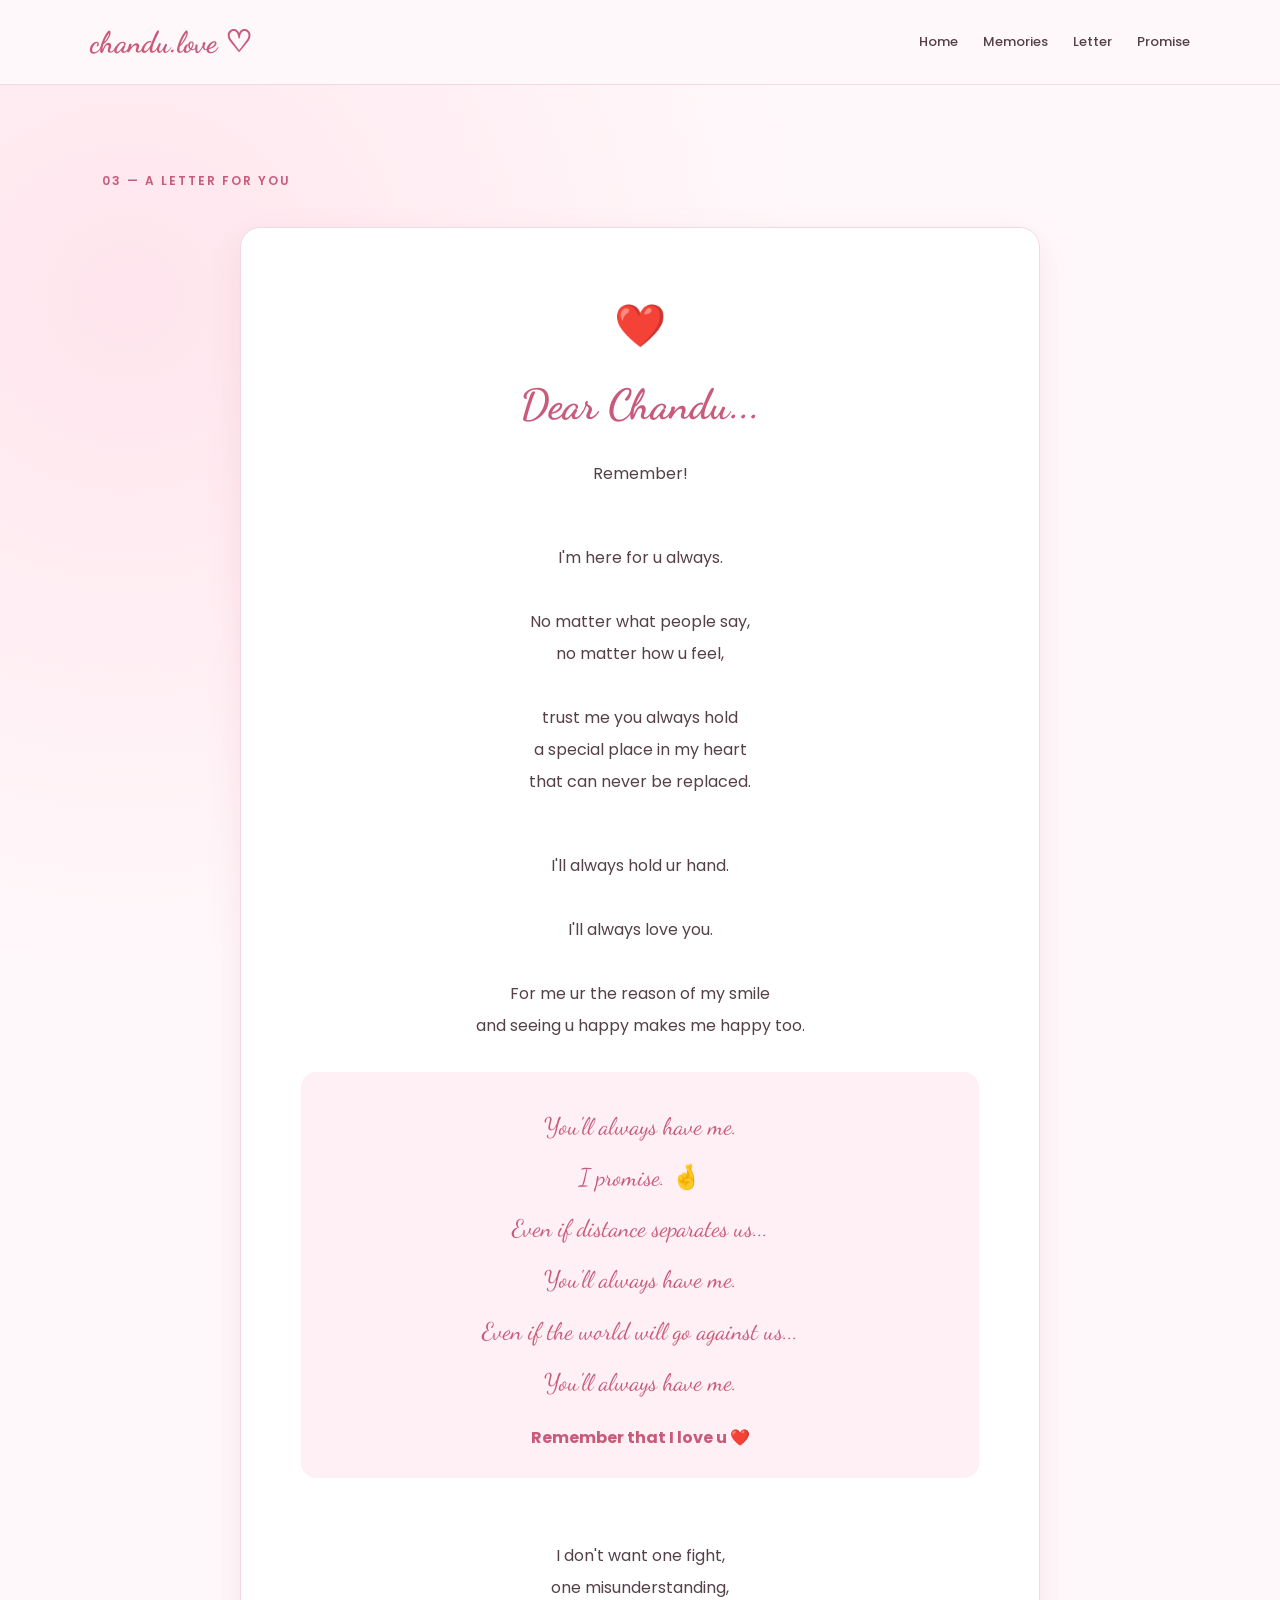
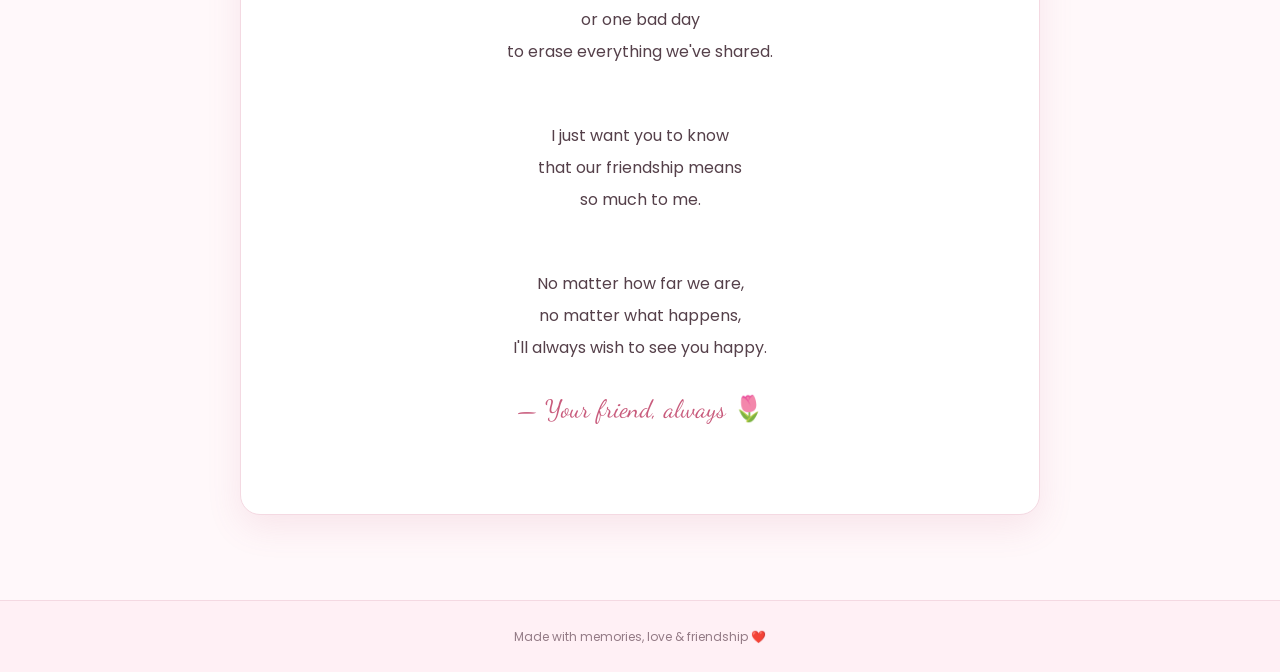
<file: letter.html>
<!DOCTYPE html>
<html lang="en">
<head>
    <meta charset="UTF-8">
    <meta name="viewport" content="width=device-width, initial-scale=1.0">
    <title>A Letter For You 💌</title>

    <link rel="stylesheet" href="style.css">
    <link rel="preconnect" href="https://fonts.googleapis.com">
    <link rel="preconnect" href="https://fonts.gstatic.com" crossorigin>
    <link href="https://fonts.googleapis.com/css2?family=Dancing+Script:wght@400;500;600;700&family=Poppins:wght@300;400;500;600;700&display=swap" rel="stylesheet">
</head>
<body>

    <nav>
        <div class="logo">chandu.love ♡</div>
        <div class="menu">
            <a href="index.html">Home</a>
            <a href="memories.html">Memories</a>
            <a href="letter.html">Letter</a>
            <a href="promise.html">Promise</a>
        </div>
    </nav>

    <section class="letter-section reveal">
        <p class="section-title">03 — A LETTER FOR YOU</p>

        <div class="letter-box">
            <div class="letter-heart">❤️</div>

            <h2>Dear Chandu...</h2>

            <p>Remember!</p>

            <p>
                I'm here for u always.

                No matter what people say,
                no matter how u feel,

                trust me you always hold
                a special place in my heart
                that can never be replaced.
            </p>

            <p>
                I'll always hold ur hand.

                I'll always love you.

                For me ur the reason of my smile
                and seeing u happy makes me happy too.
            </p>

            <div class="promise-text">
                <p>You'll always have me.</p>
                <p>I promise. 🤞</p>
                <p>Even if distance separates us...</p>
                <p>You'll always have me.</p>
                <p>Even if the world will go against us...</p>
                <p>You'll always have me.</p>
                <strong>Remember that I love u ❤️</strong>
            </div>

            <p>
                I don't want one fight,
                one misunderstanding,
                or one bad day
                to erase everything we've shared.
            </p>

            <p>
                I just want you to know
                that our friendship means
                so much to me.
            </p>

            <p>
                No matter how far we are,
                no matter what happens,
                I'll always wish to see you happy.
            </p>

            <p class="signature">— Your friend, always 🌷</p>
        </div>
    </section>

    <footer>Made with memories, love & friendship ❤️</footer>

    <script src="script.js"></script>
</body>
</html>
</file>
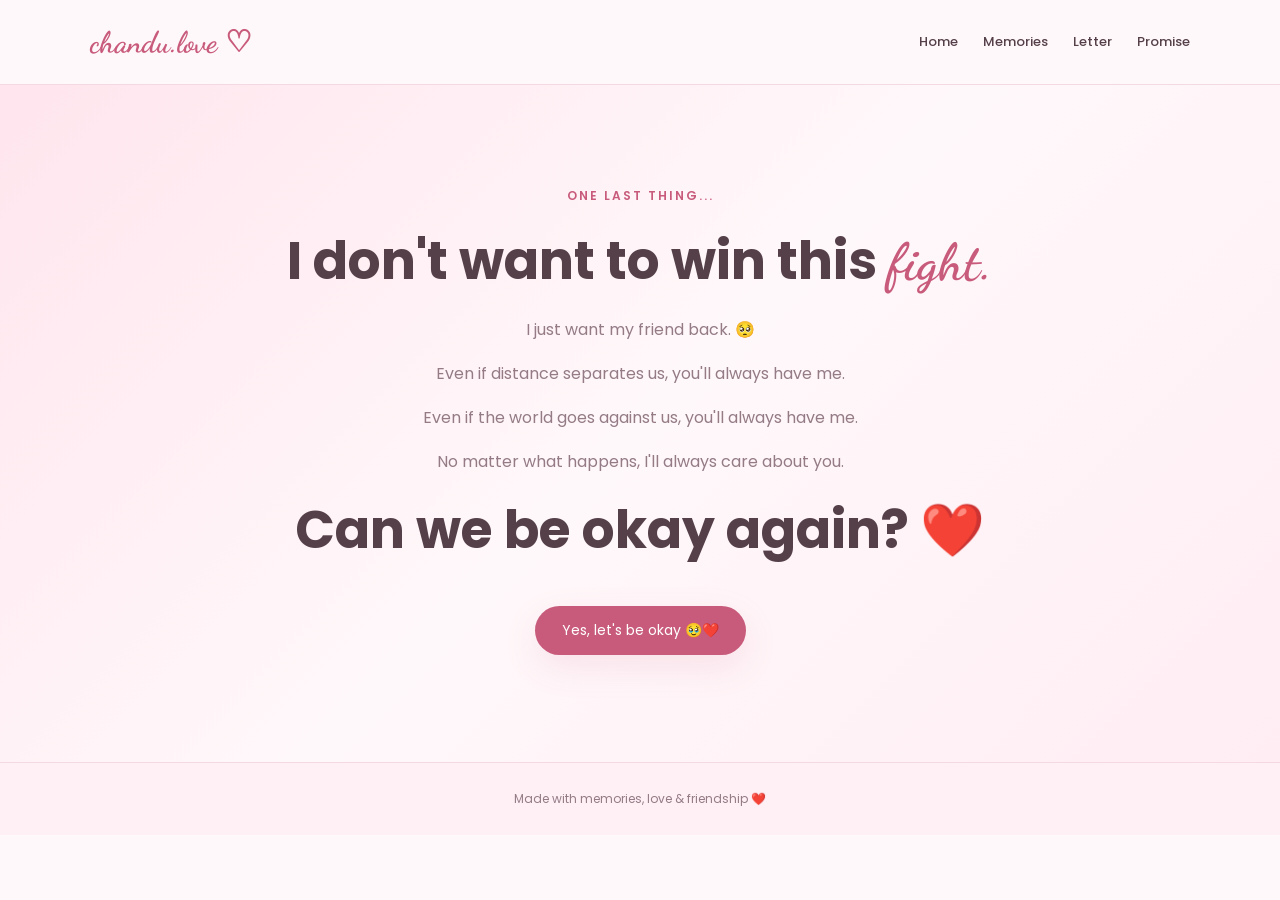
<file: promise.html>
<!DOCTYPE html>
<html lang="en">
<head>
    <meta charset="UTF-8">
    <meta name="viewport" content="width=device-width, initial-scale=1.0">
    <title>My Promise To You 🫶</title>

    <link rel="stylesheet" href="style.css">
    <link rel="preconnect" href="https://fonts.googleapis.com">
    <link rel="preconnect" href="https://fonts.gstatic.com" crossorigin>
    <link href="https://fonts.googleapis.com/css2?family=Dancing+Script:wght@400;500;600;700&family=Poppins:wght@300;400;500;600;700&display=swap" rel="stylesheet">
</head>
<body>

    <nav>
        <div class="logo">chandu.love ♡</div>
        <div class="menu">
            <a href="index.html">Home</a>
            <a href="memories.html">Memories</a>
            <a href="letter.html">Letter</a>
            <a href="promise.html">Promise</a>
        </div>
    </nav>

    <section class="final-section promise-page reveal">
        <div class="final-content">
            <p class="small-title">One last thing...</p>

            <h2>I don't want to win this <span>fight.</span></h2>

            <p>I just want my friend back. 🥺</p>

            <p>
                Even if distance separates us,
                you'll always have me.
            </p>

            <p>
                Even if the world goes against us,
                you'll always have me.
            </p>

            <p>
                No matter what happens,
                I'll always care about you.
            </p>

            <h2>Can we be okay again? ❤️</h2>

            <button onclick="forgive()">
                Yes, let's be okay 🥹❤️
            </button>

            <div id="message"></div>
        </div>
    </section>

    <footer>Made with memories, love & friendship ❤️</footer>

    <script src="script.js"></script>
</body>
</html>
</file>
<file: style.css>
/* ==============================
   CHANDU.LOVE - PINK THEME
============================== */

:root {
    --pink: #e88da8;
    --dark-pink: #c85b7c;
    --light-pink: #fff0f5;
    --blush: #fff8fa;
    --white: #ffffff;
    --text: #55404a;
    --muted: #947b86;
    --border: #f4d9e2;
    --shadow: 0 12px 35px rgba(200, 91, 124, 0.12);
}

* {
    margin: 0;
    padding: 0;
    box-sizing: border-box;
}

html {
    scroll-behavior: smooth;
}

body {
    font-family: 'Poppins', sans-serif;
    background: var(--blush);
    color: var(--text);
    line-height: 1.8;
    overflow-x: hidden;
}

img {
    display: block;
    max-width: 100%;
}

a {
    text-decoration: none;
    color: inherit;
}

h1, h2 {
    line-height: 1.3;
}

h1 span,
h2 span {
    color: var(--dark-pink);
    font-family: 'Dancing Script', cursive;
}

p {
    margin-bottom: 14px;
}

/* NAVIGATION */

nav {
    position: sticky;
    top: 0;
    z-index: 1000;
    width: 100%;
    min-height: 75px;
    padding: 15px 7%;
    display: flex;
    align-items: center;
    justify-content: space-between;
    gap: 20px;
    background: rgba(255, 248, 250, 0.95);
    backdrop-filter: blur(12px);
    border-bottom: 1px solid var(--border);
}

.logo {
    color: var(--dark-pink);
    font-family: 'Dancing Script', cursive;
    font-size: 30px;
    font-weight: 700;
    white-space: nowrap;
}

.menu {
    display: flex;
    align-items: center;
    justify-content: center;
    gap: 25px;
}

.menu a {
    font-size: 13px;
    font-weight: 500;
    transition: 0.3s;
}

.menu a:hover {
    color: var(--dark-pink);
}

/* COMMON ELEMENTS */

section {
    padding: 85px 8%;
}

.section-title,
.small-title {
    color: var(--dark-pink);
    font-size: 12px;
    font-weight: 600;
    letter-spacing: 2px;
    text-transform: uppercase;
    margin-bottom: 20px;
}

section h2 {
    font-size: clamp(30px, 4vw, 45px);
    margin-bottom: 20px;
}

section p {
    color: var(--muted);
}

.main-button {
    display: inline-block;
    margin-top: 18px;
    padding: 13px 25px;
    background: var(--dark-pink);
    color: var(--white);
    border: 1px solid var(--dark-pink);
    border-radius: 30px;
    font-size: 13px;
    font-weight: 500;
    box-shadow: var(--shadow);
    transition: 0.3s;
}

.main-button:hover {
    background: var(--white);
    color: var(--dark-pink);
    transform: translateY(-3px);
}

/* HOME */

.home {
    min-height: 600px;
    display: flex;
    align-items: center;
    justify-content: space-between;
    gap: 60px;
    background:
        radial-gradient(circle at 10% 20%, #ffe4ed 0, transparent 35%),
        var(--blush);
}

.home-content {
    flex: 1;
}

.home-content h1 {
    font-size: clamp(38px, 5vw, 65px);
    margin-bottom: 24px;
}

.home-description {
    max-width: 520px;
    font-size: 15px;
}

.home-image {
    flex: 0 1 440px;
    padding: 12px;
    background: var(--white);
    border: 1px solid var(--border);
    border-radius: 180px 180px 25px 25px;
    box-shadow: var(--shadow);
    transform: rotate(2deg);
}

.home-image img {
    width: 100%;
    height: 400px;
    object-fit: cover;
    border-radius: 170px 170px 18px 18px;
}

.image-caption {
    padding: 14px 8px 5px;
    text-align: center;
    font-family: 'Dancing Script', cursive;
    color: var(--dark-pink);
    font-size: 23px;
}

/* QUICK MEMORY CARDS */

.quick-memories {
    text-align: center;
    background: var(--white);
}

.quick-memories h2 {
    margin-bottom: 40px;
}

.quick-grid {
    display: grid;
    grid-template-columns: repeat(3, minmax(0, 1fr));
    gap: 25px;
    text-align: left;
}

.quick-card {
    padding: 14px;
    border: 1px solid var(--border);
    border-radius: 18px;
    background: var(--blush);
    box-shadow: var(--shadow);
    transition: 0.3s;
}

.quick-card:hover {
    transform: translateY(-7px);
}

.quick-card img {
    width: 100%;
    height: 220px;
    object-fit: cover;
    border-radius: 12px;
    margin-bottom: 18px;
}

.quick-card h3 {
    color: var(--dark-pink);
    font-size: 17px;
    margin-bottom: 8px;
}

.quick-card p {
    font-size: 13px;
}

.text-link {
    display: inline-block;
    margin-top: 28px;
    color: var(--dark-pink);
    font-size: 14px;
    font-weight: 600;
}

/* STORY */

.story {
    max-width: 950px;
    margin: auto;
    text-align: center;
}

.story p:last-child {
    max-width: 700px;
    margin: 0 auto;
}

/* QUOTE */

.quote-section {
    text-align: center;
    background: linear-gradient(135deg, #ffe5ed, #fff3f7);
}

.quote-mark {
    color: var(--pink);
    font-family: 'Dancing Script', cursive;
    font-size: 90px;
    line-height: 1;
}

.quote-section h2 {
    max-width: 850px;
    margin: 0 auto 20px;
    font-family: 'Dancing Script', cursive;
    font-size: clamp(30px, 4vw, 46px);
    font-weight: 600;
}

.quote-section p {
    margin-top: 18px;
}

/* LETTER PREVIEW */

.letter-preview {
    text-align: center;
    background: var(--white);
}

.letter-preview p:not(.section-title) {
    max-width: 620px;
    margin: 0 auto;
}

/* REASONS */

.reasons {
    text-align: center;
}

.reasons-grid {
    display: grid;
    grid-template-columns: repeat(2, minmax(0, 1fr));
    gap: 18px;
    margin-top: 35px;
}

.reason-card {
    padding: 24px 18px;
    background: var(--white);
    border: 1px solid var(--border);
    border-radius: 15px;
    box-shadow: var(--shadow);
    font-size: 14px;
    transition: 0.3s;
}

.reason-card:hover {
    transform: translateY(-4px);
    background: var(--light-pink);
}

/* MEMORIES GALLERY */

.memories {
    min-height: 80vh;
    background:
        radial-gradient(circle at 90% 10%, #ffe5ed 0, transparent 30%),
        var(--blush);
}

.memory-heading {
    margin-bottom: 40px;
}

.memory-heading h2 {
    font-size: clamp(35px, 4vw, 48px);
}

.gallery {
    display: grid;
    grid-template-columns: repeat(2, minmax(0, 1fr));
    gap: 35px;
    align-items: start;
}

.photo-card {
    padding: 13px 13px 18px;
    background: var(--white);
    border: 1px solid var(--border);
    border-radius: 8px;
    box-shadow: var(--shadow);
    transition: transform 0.3s;
}

.photo-card img {
    width: 100%;
    height: 280px;
    object-fit: cover;
    border-radius: 5px;
    background: var(--light-pink);
}

.photo-card p {
    margin: 15px 5px 0;
    color: var(--dark-pink);
    font-family: 'Dancing Script', cursive;
    font-size: 23px;
    text-align: center;
}

.card-one {
    transform: rotate(-2deg);
}

.card-two {
    transform: rotate(2deg);
}

.card-three {
    transform: rotate(1.5deg);
}

.card-four {
    transform: rotate(-1.5deg);
}

.card-one:hover,
.card-two:hover,
.card-three:hover,
.card-four:hover {
    transform: rotate(0) translateY(-5px);
}

/* LETTER PAGE */

.letter-section {
    background:
        radial-gradient(circle at 10% 10%, #ffe5ed 0, transparent 30%),
        var(--blush);
}

.letter-box {
    max-width: 800px;
    margin: 35px auto 0;
    padding: clamp(25px, 5vw, 60px);
    background: var(--white);
    border: 1px solid var(--border);
    border-radius: 20px;
    box-shadow: var(--shadow);
    text-align: center;
}

.letter-heart {
    font-size: 42px;
    margin-bottom: 15px;
    animation: heartbeat 1.7s infinite;
}

.letter-box h2 {
    font-family: 'Dancing Script', cursive;
    font-size: 42px;
    color: var(--dark-pink);
    margin-bottom: 25px;
}

.letter-box > p {
    white-space: pre-line;
    line-height: 2;
    margin: 20px 0;
    color: var(--text);
}

.promise-text {
    margin: 30px 0;
    padding: 25px 15px;
    background: var(--light-pink);
    border-radius: 15px;
}

.promise-text p {
    margin: 8px 0;
    color: var(--dark-pink);
    font-family: 'Dancing Script', cursive;
    font-size: 24px;
}

.promise-text strong {
    display: block;
    margin-top: 20px;
    color: var(--dark-pink);
}

.signature {
    font-family: 'Dancing Script', cursive;
    font-size: 25px;
    color: var(--dark-pink) !important;
}

/* FINAL / PROMISE PAGE */

.final-section {
    min-height: 75vh;
    display: flex;
    align-items: center;
    justify-content: center;
    text-align: center;
    background: linear-gradient(135deg, #ffe5ed, #fff8fa, #ffedf3);
}

.final-content {
    width: 100%;
    max-width: 760px;
}

.final-content h2 {
    font-size: clamp(34px, 5vw, 52px);
    margin: 20px 0;
}

.final-content p {
    margin: 15px 0;
}

.final-content button {
    margin-top: 22px;
    padding: 14px 27px;
    border: none;
    border-radius: 30px;
    background: var(--dark-pink);
    color: var(--white);
    font-family: 'Poppins', sans-serif;
    font-size: 14px;
    cursor: pointer;
    box-shadow: var(--shadow);
    transition: 0.3s;
}

.final-content button:hover {
    transform: translateY(-3px);
    background: #b9486b;
}

#message {
    margin-top: 22px;
    color: var(--dark-pink);
    font-family: 'Dancing Script', cursive;
    font-size: 25px;
}

/* FOOTER */

footer {
    padding: 25px 15px;
    text-align: center;
    background: #fff0f5;
    color: var(--muted);
    border-top: 1px solid var(--border);
    font-size: 12px;
}

/* REVEAL ANIMATION */

.reveal {
    animation: fadeUp 0.9s ease both;
}

@keyframes fadeUp {
    from {
        opacity: 0;
        transform: translateY(20px);
    }

    to {
        opacity: 1;
        transform: translateY(0);
    }
}

@keyframes heartbeat {
    0%, 100% {
        transform: scale(1);
    }

    50% {
        transform: scale(1.12);
    }
}

/* FLOATING HEARTS */

.floating-heart {
    position: fixed;
    bottom: -30px;
    pointer-events: none;
    z-index: 9999;
    animation: floatHeart 6s ease-in forwards;
}

@keyframes floatHeart {
    0% {
        transform: translateY(0) rotate(0deg);
        opacity: 0;
    }

    15% {
        opacity: 0.75;
    }

    100% {
        transform: translateY(-110vh) rotate(25deg);
        opacity: 0;
    }
}

/* MOBILE RESPONSIVE */

@media (max-width: 800px) {
    nav {
        flex-direction: column;
        padding: 12px 4%;
        gap: 8px;
    }

    .menu {
        gap: 15px;
        flex-wrap: wrap;
    }

    .menu a {
        font-size: 12px;
    }

    section {
        padding: 60px 6%;
    }

    .home {
        flex-direction: column;
        text-align: center;
        gap: 35px;
    }

    .home-description {
        margin: 0 auto;
    }

    .home-image {
        width: 100%;
        max-width: 420px;
    }

    .home-image img {
        height: 320px;
    }

    .quick-grid {
        grid-template-columns: 1fr;
    }

    .quick-card img {
        height: 250px;
    }

    .gallery {
        grid-template-columns: 1fr;
        gap: 28px;
    }

    .photo-card img {
        height: 270px;
    }

    .reasons-grid {
        grid-template-columns: 1fr;
    }
}

@media (max-width: 400px) {
    .logo {
        font-size: 26px;
    }

    .menu {
        gap: 10px;
    }

    .menu a {
        font-size: 11px;
    }

    .home-image img {
        height: 260px;
    }

    .photo-card img {
        height: 220px;
    }

    .letter-box {
        padding: 22px 16px;
    }
}
</file>
